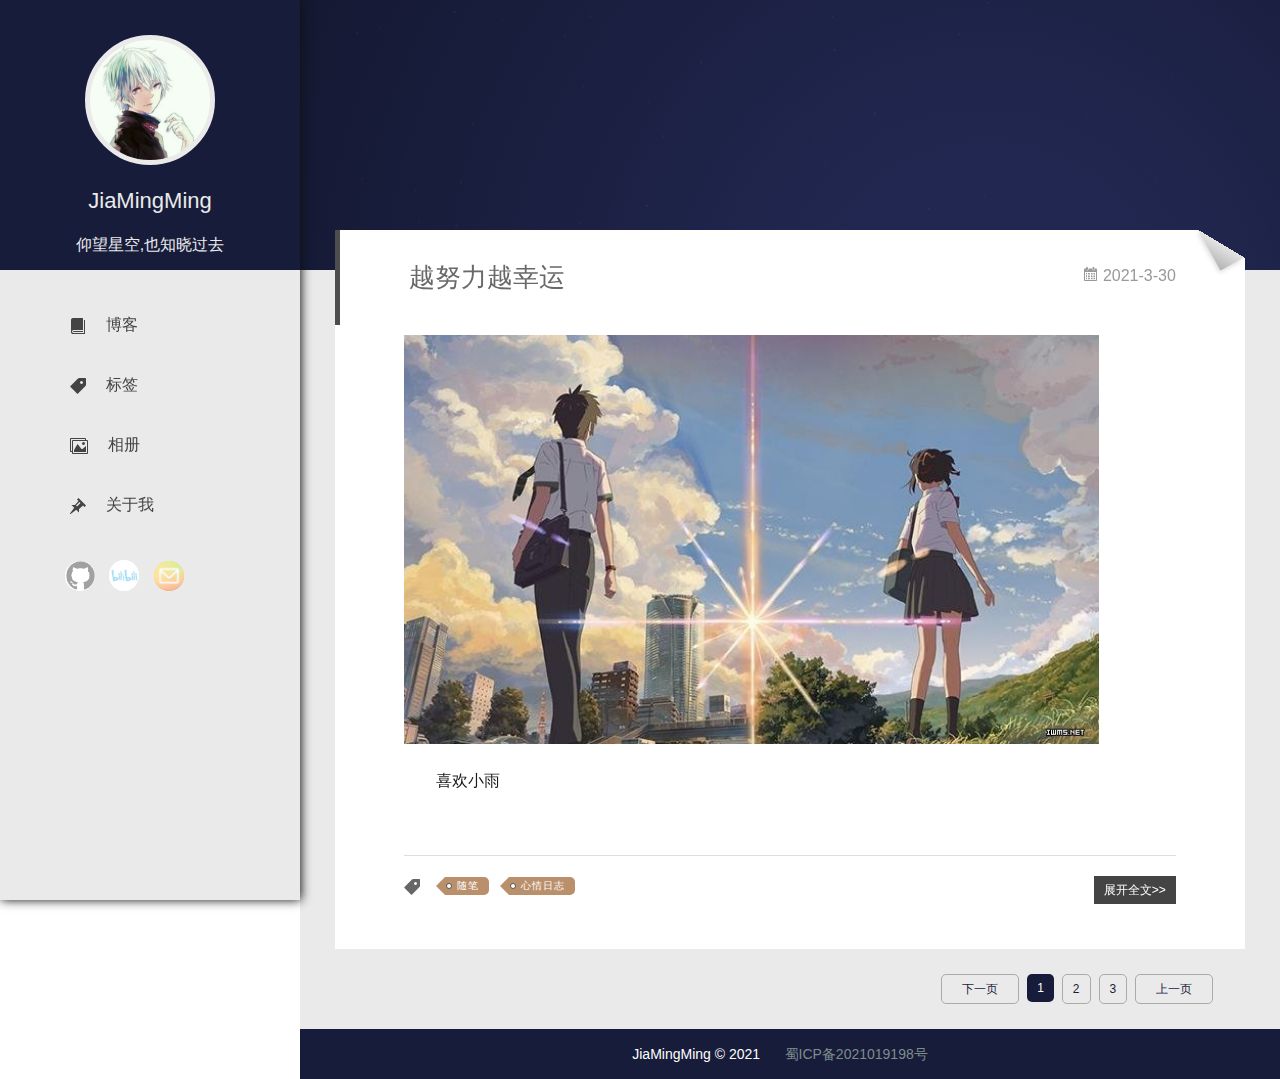
<file: src/main/resources/static/index.html>
<!DOCTYPE html>
<html lang="en">
<head>
    <meta charset="utf-8">
    <meta name="viewport" content="width=device-width,initial-scale=1.0">
    <title>易风博客</title>
    <link rel="shortcut icon" href="./image/title.png">
    <link rel="stylesheet" type="text/css" href="./css/fonts.css">
    <link rel="stylesheet" type="text/css" href="./css/reset.css">
    <link rel="stylesheet" type="text/css" href="./css/main.css">
</head>
<body>
<div class="index-wrapper">
    <!--侧边菜单-->
    <div id="id-sideMenu" class="index-side-menu">
        <div class="side-menu-top">
            <div class="header"></div>
            <h2 class="name">JiaMingMing</h2>
            <p class="desc">仰望星空,也知晓过去</p>
        </div>
        <ul class="menu-list">
            <li class="item">
                <a href="/"><i class="icon icon-book"></i><span class="txt">博客</span></a>
            </li>
            <li class="item">
                <a href="/"><i class="icon icon-price-tag"></i><span class="txt">标签</span></a>
            </li>
            <li class="item">
                <a href="/"><i class="icon icon-images"></i><span class="txt">相册</span></a>
            </li>
            <li class="item">
                <a href="/"><i class="icon icon-pushpin"></i><span class="txt">关于我</span></a>
            </li>
        </ul>
        <div class="about-me">
            <a href="https://github.com/motion-dream" class="sf" target="_blank">
                <img src="./image/github.jpg" alt="">
            </a>
            <a href="https://space.bilibili.com/480294090" class="bilibili" target="_blank">
                <img src="./image/bilibili.jpg" alt="">
            </a>
            <a href="mailto:2867405686@qq.com" class="email" target="_blank">
                <img src="./image/qq.jpg" alt="">
            </a>
        </div>
    </div>
    <!--右侧内容-->
    <div id="id-content" class="index-content-wrapper">
        <!--内容header-->
        <div id="id-topBar" class="index-header">
            <div id="id-menuIcon" class="menu-icon">
                <i class="icon-pushpin"></i>
            </div>
            <div id="id-topTxt" class="header-txt">我的博客</div>
        </div>
        <!--内容content-->
        <div class="index-content">
            <div class="content-top">
                <canvas id="universe"></canvas>
            </div>
            <div id="id-article" class="article-wrapper">
                <div class="article">
                    <div class="article-header">
                        <h1 class="title">越努力越幸运</h1>
                        <div class="time">
                            <i class="icon-calendar"></i>
                            <span class="txt">2021-3-30</span>
                        </div>
                    </div>
                    <div class="article-content">
                        <p class="img">
                            <img src="image/yourname.jpg">
                        </p>
                        <div class="desc">
                            喜欢小雨
                        </div>
                    </div>
                    <div class="article-info">
                        <div class="icon">
                            <i class="icon-price-tag"></i>
                        </div>
                        <ul class="tags clearfix">
                            <li class="tag">
                                <a href="/">随笔</a>
                            </li>
                            <li class="tag">
                                <a href="/">心情日志</a>
                            </li>
                        </ul>
                        <div class="more" >展开全文&gt;&gt;</div>
                    </div>
                </div>
            </div>
        </div>
        <!--内容footer-->
        <div class="index-footer">
            <div class="pagination clearfix">
                <div class="prev">上一页</div>
                <ul class="num">
                    <li class="active item">1</li>
                    <li class="item">2</li>
                    <li class="item">3</li>
                </ul>
                <div class="next">下一页</div>
            </div>
            <div class="bottom-bar">
                <span class="copy">JiaMingMing&nbsp;&copy;&nbsp;2021</span>
                <span class="record"><a href="https://beian.miit.gov.cn/#/Integrated/index" target="_blank">蜀ICP备2021019198号</a></span>
            </div>
        </div>
        <!--返回顶部-->
        <div id="id-backTop" class="back-top">
            <i class="icon-book"></i>
        </div>
    </div>
    <!--移动端全屏遮罩层-->
    <div id="id-mask" class="mask"></div>
</div>
<script src="./js/main.js" type="text/javascript"></script>
<script src="./js/star.js" type="text/javascript"></script>
</body>
</html>
</file>
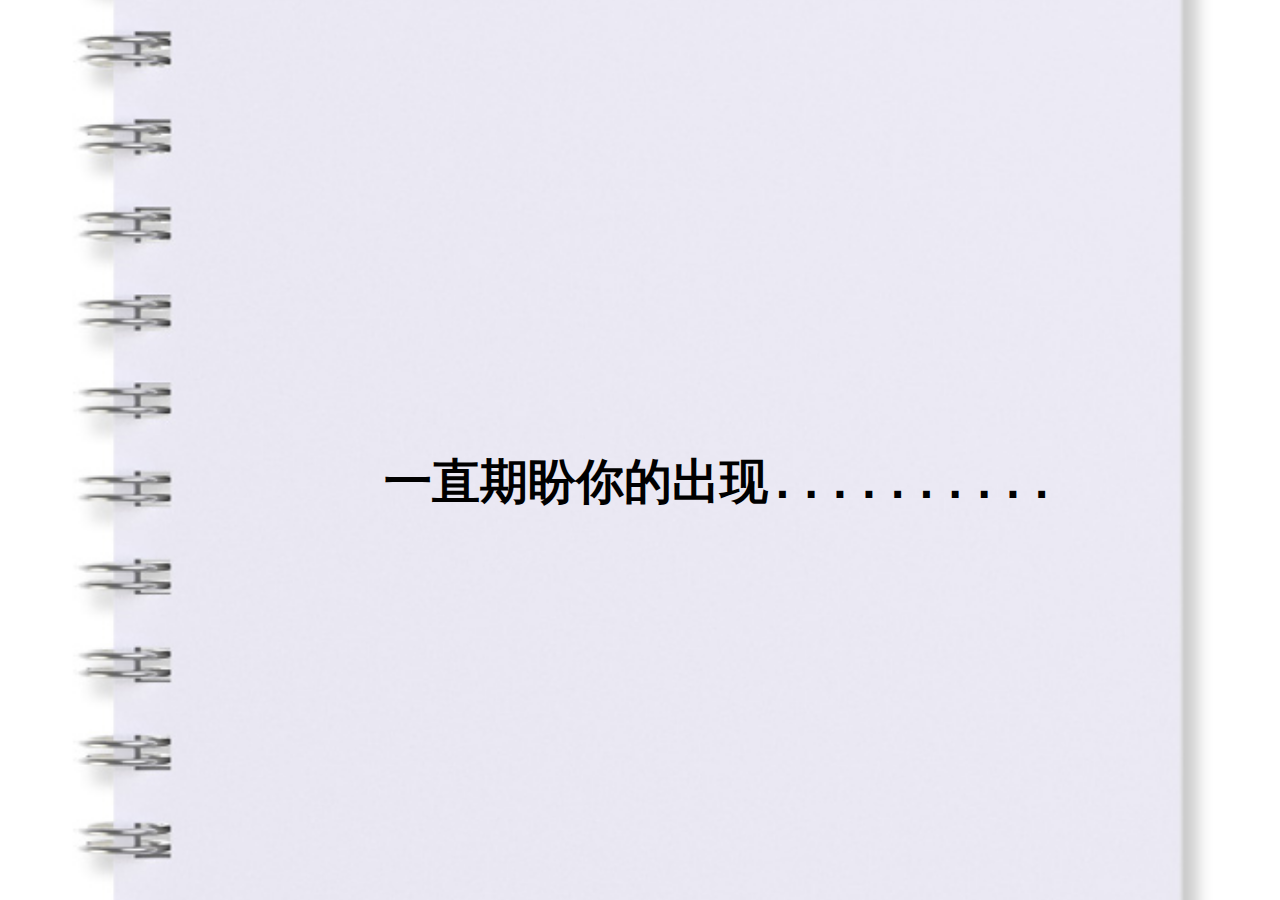
<file: src/main/resources/static/love1.html>
<html>
<head>
    <meta charset="UTF-8">
    <title>七夕快乐</title>
    <meta name="description" content=" - Valentine's Day">
    <link href="css/lovemain.css" rel="stylesheet" type="text/css"/>
    <script src="js/lettuce.js"></script>
    <script src="js/app.js"></script>
</head>
<body>
<div id="results">
    <div class="home"><h1 class="typing">一直期盼你的出现..........</h1></div>
</div>
</body>
</html>
</file>
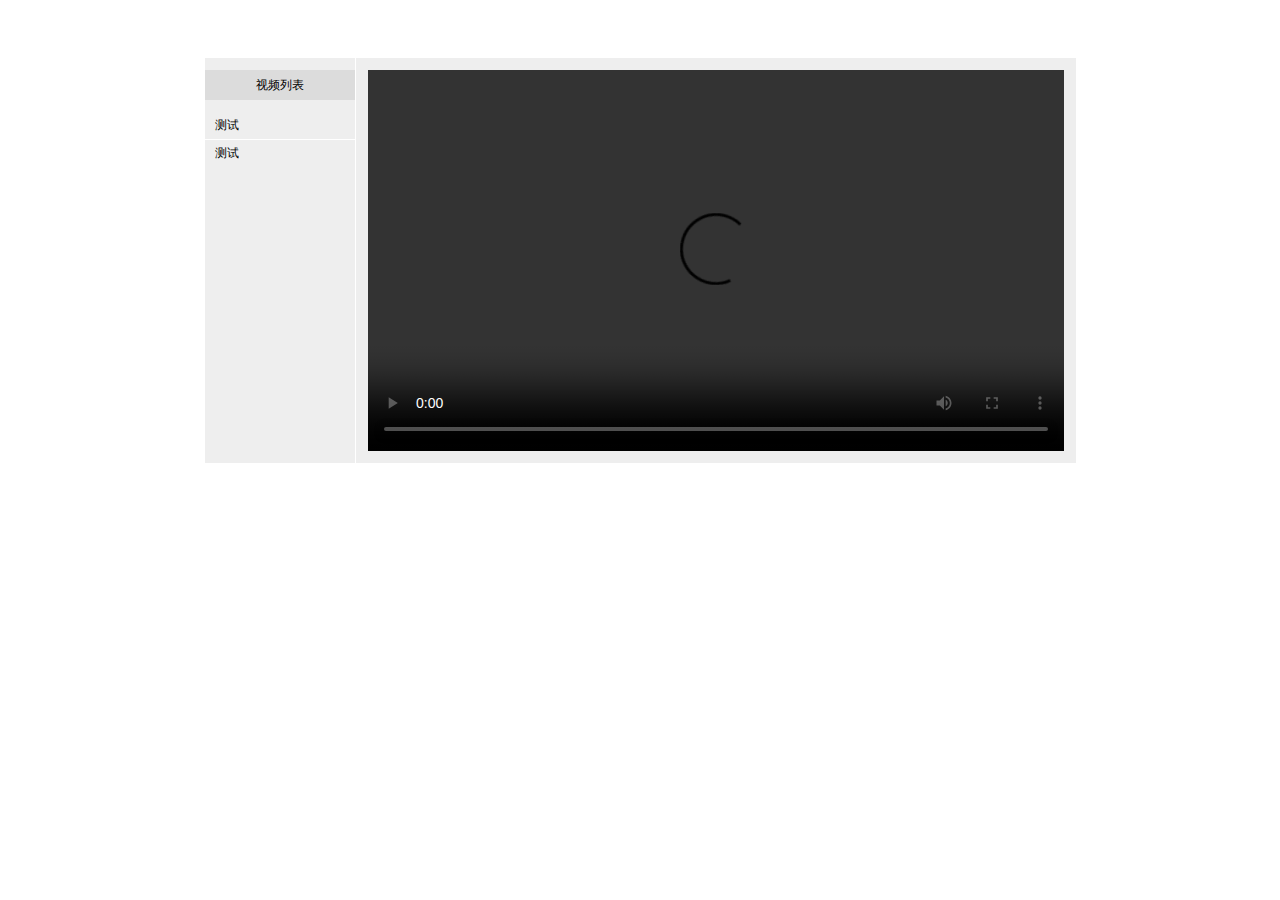
<file: src/main/resources/static/movie.html>
<!DOCTYPE html>
<html>
<head>
    <meta charset="UTF-8">
    <style type="text/css">
        body{
            text-align: center;
        }
        #content-wrap{
            margin-top: 50px;
            display: inline-block;
        }
        #content{
            display: flex;
        }
        /* 播放器 */
        #video{
            display: inline-block;
            margin: 0;
            border: 12px solid #eee;
            box-sizing: border-box;
        }
        .video-list-wrap{
            background-color: #eee;
            border-right: 1px solid #fff;
        }
        /* 视频列表 */
        .video-list{
            display: inline-block;
            box-sizing: border-box;
            margin: 0;
            width: 150px;
            list-style: none;
            padding: 0;
            overflow: auto;
            font-size: 12px;
        }
        /* 列表项 */
        .video-item{
            cursor: pointer;
            width: 150px;
            box-sizing: border-box;
            text-align: left;
            padding: 5px 0 5px 10px;
        }
        .video-item:not(:last-child){
            border-bottom: 1px solid #fff;
        }
        .video-item:hover, .active{
            background-color: #ddd;
            color: #333;
        }
        /* 视频列表标题 */
        .video-title{
            background-color: gainsboro;
            font-size: 12px;
            height: 30px;
            line-height: 30px;
            text-align: center;
        }
    </style>
</head>
<body>
<div id="content-wrap">
    <div id="content">
        <div class="video-list-wrap">
            <p class="video-title">视频列表</p>
            <ul class="video-list"></ul>
        </div>
    </div>
</div>
</body>
<script type="text/javascript" src="./js/jquery-1.8.0.js"></script>
<script type="text/javascript">
    $(function(){
        var $content = $('#content');
        // 初始化播放器
        var init = function(src){
            var $video = $('<video id="video" controls>');
            $video.attr('preload', 'auto');
            $video.attr('width', 720).attr('height', 405);
            $video.attr('autoplay', 'autoplay');
            $video.append($('<source>').attr('src', src).attr('type', 'video/mp4'));
            $content.append($video);
        };

        /* 获取视频列表 */
        var $video_list = $('.video-list');
        $video_list.css('height', 340);
        $.ajax({
            url: "video.list",
            type: "GET",
            async: true,
            success: function(resp){
                $.each(resp.split('\n'), function(idx, item){
                    if (item === '') return;
                    var $p = $('<li>').addClass('video-item');
                    $p.text("测试");
                    $p.data('path', item);
                    $video_list.append($p);
                });
            }
        });
        init();
        /* 切换视频 */
        $video_list.on('click', '.video-item', function(){
            $("#video").remove();
            var $this = $(this);
            $this.parent().find('.active').removeClass('active');
            $this.addClass('active');
            init($this.data('path'));
        });
    })
</script>
</html>
</file>
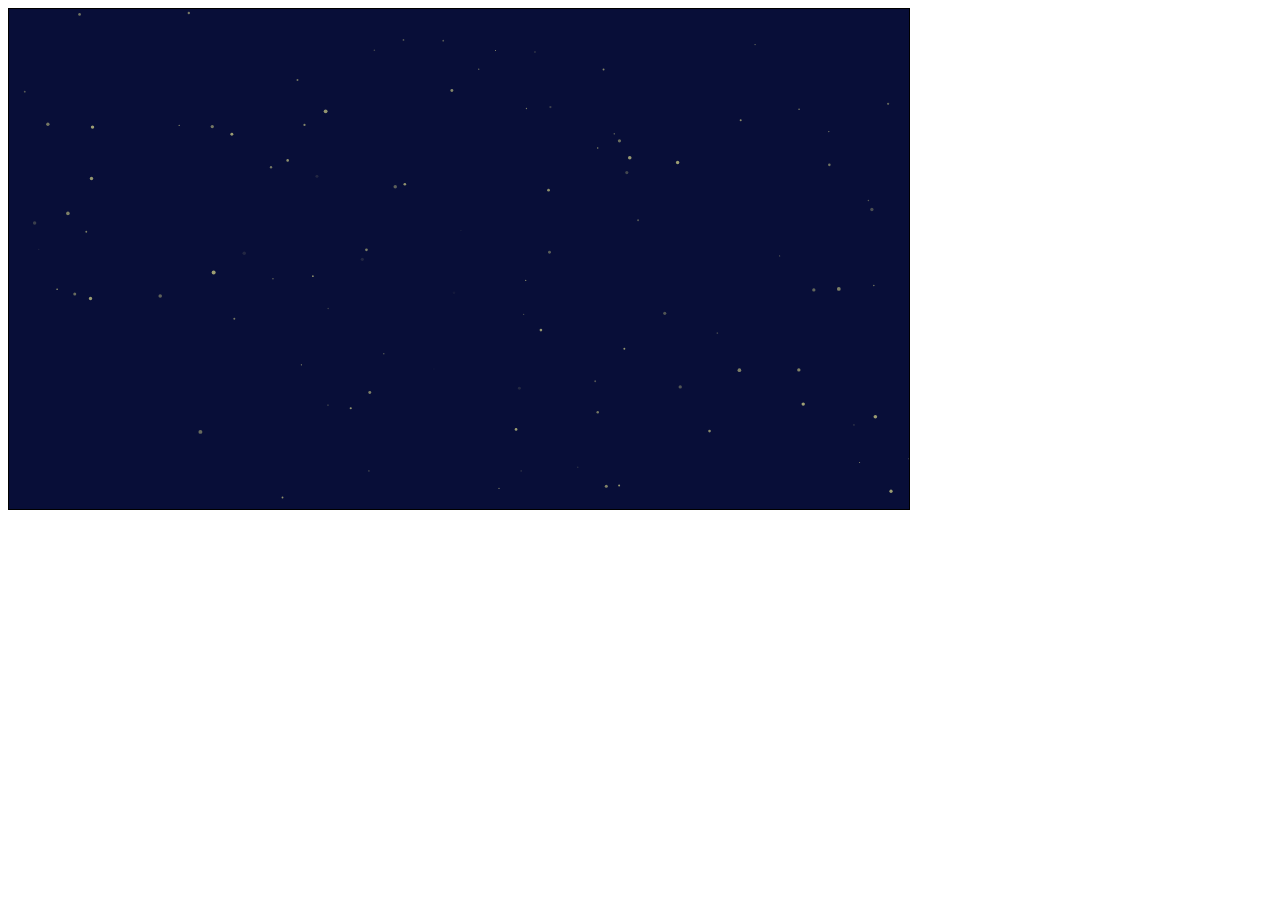
<file: src/main/resources/static/star.html>
<!DOCTYPE html>
<html>
<head>
	<title></title>
	<style type="text/css">
		#canvas {
			border: 1px solid #000;
			background: #222;
		}
	</style>
</head>
<body>
<canvas id="canvas" width="900" height="500"></canvas>
<script type="text/javascript">
	let canvas = document.getElementById('canvas');
	let ctx = canvas.getContext('2d');
	var starColor = '226,225,142'; // 星星
	var cometColor = '226,225,224'; // 彗星
	var giantColor = '180,184,240'; // 大的
	var canW = 900;
	var canH = 500;
	var stars = [];
	var coments = [];

	window.requestAnimationFrame = window.requestAnimationFrame || window.mozRequestAnimationFrame ||
  window.webkitRequestAnimationFrame || window.msRequestAnimationFrame;
	
	let coment = new Coment();
	coment.drawSelf();
	init();
	draw();
	
	function draw(){
		ctx.clearRect(0,0,canW,canH);
		// 绘制背景
		drawBackground();
		// 绘制星星
		for (var i = stars.length - 1; i >= 0; i--) {
			stars[i].move();
			stars[i].changeAlpah();
			stars[i].drawSelf();
			stars[i].checkBound();
		}
		
		// 获取2%的概率
		var flag = getProbability(2);
		// 添加彗星并绘制
		if(flag){
			coments.push(new Coment());
		}
		for (var i = coments.length - 1; i >= 0; i--) {
			coments[i].move();
			coments[i].drawSelf();
			coments[i].checkBound();
		}		

		window.requestAnimationFrame(draw);
	}

	function drawBackground() {
		ctx.fillStyle = '#080e38';
		ctx.fillRect(0,0,900,500);
	}

	function init(){
		// 添加星星
		for (var i = 0; i < 100; i++) {
			stars[i] = new Star(i);
		}
		// 绘制
		for (var i = 0; i < stars.length; i++) {	
			var star = stars[i];
			star.drawSelf();
		}
	}

	function Star(id,x,y){
		this.id = id;
		this.x = x || getRandom(0,canW);
		this.y = y || getRandom(0,canH);
		this.r = getRandom(0.5,2);
		this.alpha = getRandom(0,0.7);
		this.xSpeed = getRandom(0.1,0.3);
		this.ySpeed = getRandom(0.1,0.5);
		this.alphaSpeed = getRandom(0,0.01);
		this.alphaFlag = true;

		this.drawSelf = function(){
			ctx.beginPath();
			ctx.arc(this.x,this.y,this.r,0,2*Math.PI);
			ctx.fillStyle = `rgb(${starColor},${this.alpha})`;
			ctx.fill();
		}

		this.move = function(){
			this.x += this.xSpeed;
			this.y -= this.ySpeed;
		}

		this.changeAlpah = function(){
			if(this.alphaFlag){
				this.alpha += this.alphaSpeed;
				if(this.alpha > 0.7){ this.alphaFlag = false; }
			}else{
				this.alpha -= this.alphaSpeed;
				if(this.alpha < 0.01){ this.alphaFlag = true; }
			}
		}

		this.checkBound = function(){
			if(this.x > canW || this.y < 0){
				stars[this.id] = new Star(this.id,getRandom(0,canW),getRandom(canH,canH+10));
			}
		}
	}

	function Coment(){
		this.x = getRandom(0,canW/2);
		this.y = getRandom(canH,canH+100);
		this.xSpeed = getRandom(2,2.5);
		this.ySpeed = getRandom(2,2.5);
		this.alpha = getRandom(0.2,0.7);
		this.r = 2.0; // 彗星的半径
		this.tail = 0.067;
		this.tailArr = [];

		this.drawSelf = function(){
			ctx.beginPath();
			// 彗星拖尾效果
			for (var i=0;i<30;i++) {
				ctx.arc(this.x-i*this.tail*10,this.y+i*this.tail*10,this.r-i*this.tail,0,Math.PI*2);
			}

			ctx.fillStyle = `rgba(${cometColor},${this.alpha})`
			ctx.fill();
		}

		this.move = function(){
			this.x += this.xSpeed;
			this.y -= this.ySpeed;
		}

		this.checkBound = function (){
			if(this.x > canW || this.y < 0){
				let index = coments.indexOf(this);
				coments.splice(index,1);
			}
		}
	}
	
	// 获取随机数
	function getRandom(min,max){
		return Math.random()*(max-min) + min;
	}

	// 获取概率
	function getProbability(percent){
		return Math.floor(Math.random()*100+1) < percent; 
	}


</script>
</body>
</html>
</file>
<file: src/main/resources/static/css/fonts.css>
@font-face {
  font-family: 'icomoon';
  src:  url('../fonts/icomoon.eot?ud3sgv');
  src:  url('../fonts/icomoon.eot?ud3sgv#iefix') format('embedded-opentype'),
    url('../fonts/icomoon.ttf?ud3sgv') format('truetype'),
    url('../fonts/icomoon.woff?ud3sgv') format('woff'),
    url('../fonts/icomoon.svg?ud3sgv#icomoon') format('svg');
  font-weight: normal;
  font-style: normal;
}

[class^="icon-"], [class*=" icon-"] {
  /* use !important to prevent issues with browser extensions that change fonts */
  font-family: 'icomoon' !important;
  speak: none;
  font-style: normal;
  font-weight: normal;
  font-variant: normal;
  text-transform: none;
  line-height: 1;

  /* Better Font Rendering =========== */
  -webkit-font-smoothing: antialiased;
  -moz-osx-font-smoothing: grayscale;
}

.icon-calendar:before {
  content: "\e900";
}
.icon-images:before {
  content: "\e90e";
}
.icon-film:before {
  content: "\e913";
}
.icon-book:before {
  content: "\e91f";
}
.icon-price-tag:before {
  content: "\e935";
}
.icon-pushpin:before {
  content: "\e946";
}
</file>
<file: src/main/resources/static/css/main.css>
html {
    height: 100%;
    color: #1a1a1a;
    font-family: lucida grande, lucida sans unicode, lucida, helvetica, Hiragino Sans GB, Microsoft YaHei, WenQuanYi Micro Hei, sans-serif;
}

body {
    height: 100%;
    overflow-x: hidden;
    overflow-y: auto;
    min-height: 100%;
}

.index-wrapper {
    min-height: 100%;
    background-color: #f6f6f6;
}

/*侧边菜单*/
.index-side-menu {
    position: fixed;
    width: 300px;
    left: 0;
    top: 0;
    bottom: 0;
    background-color: #eaeaea;
    z-index: 2;
    box-shadow: 1px 0 10px #101111;
    transition: all .3s cubic-bezier(0.18, 0.89, 0.32, 1.28);
}

.index-side-menu.hidden {
    left: -300px;
}

.index-side-menu.show {
    left: 0;
}

.index-side-menu .side-menu-top {
    overflow: hidden;
    height: 270px;
    background: #171c3a;
}

.side-menu-top .header {
    width: 120px;
    height: 120px;
    margin: 0 auto;
    margin-top: 35px;
    cursor: pointer;
    background: url("../image/header.jpg");
    background-size: 100%;
    border-radius: 50%;
    border: 5px solid #eaeaea;
}

.index-side-menu .menu-list {
    margin: 30px 0;
}

.index-side-menu .about-me {
    position: absolute;
    padding-left: 60px;
}

.index-side-menu .about-me a {
    position: relative;
    display: inline-block;
    width: 30px;
    margin: 0 5px;
}

.index-side-menu .about-me a:hover:after {
    background-color: rgba(255, 255, 255, 0);
}

.index-side-menu .about-me a:after {
    content: '';
    position: absolute;
    left: 0;
    top: 0;
    width: 100%;
    height: 100%;
    border-radius: 50%;
    transition: background-color .3s;
    background-color: rgba(255, 255, 255, .6);
}

.index-side-menu .about-me img {
    width: 100%;
    border-radius: 50%;
    display: block;
}

.index-side-menu .menu-list .item {
    height: 50px;
    padding: 0 20px;
    font-size: 16px;
    line-height: 50px;
    margin: 10px 0;
}

.index-side-menu .menu-list .item:hover {
    background: #c4c4c4a8;
}

.index-side-menu .menu-list .item a {
    color: #444444;
    display: block;
    padding-left: 50px;
    vertical-align: middle;
}

.index-side-menu .menu-list .item a .txt {
    margin-left: 20px;
}

.index-side-menu .menu-list .item a .icon {
    vertical-align: middle;
}

.side-menu-top .name {
    color: #eaeaea;
    font-size: 22px;
    text-align: center;
    margin-top: 25px;
}

.side-menu-top .desc {
    color: #eaeaea;
    font-size: 16px;
    text-align: center;
    margin-top: 25px;
}

/*右侧内容*/
.index-content-wrapper {
    position: absolute;
    right: 0;
    top: 0;
    min-height: 100%;
    background: #eaeaea;
    left: 300px;
    width: auto;
    transition: all .3s cubic-bezier(0.18, 0.89, 0.32, 1.28);
}

.index-content-wrapper.hidden {
    left: 0;
}

/*固定bar*/
.index-header {
    display: block;
    position: fixed;
    width: auto;
    left: 300px;
    right: 0;
    opacity: 0;
    z-index: 1;
    overflow: hidden;
    background: #171c3a;
    transition: all .3s cubic-bezier(0.18, 0.89, 0.32, 1.28);
}

.index-header.opacity_1 {
    opacity: 1;
}

.index-header.hidden {
    left: 0;
}

.index-header .menu-icon {
    float: left;
    padding: 15px 20px;
    color: #ffffff;
    font-size: 18px;
    cursor: pointer;
}

.index-header .menu-icon:hover {
    color: orange;
}

.index-header .header-txt {
    width: 70%;
    line-height: 50px;
    text-align: center;
    color: #fff;
    font-size: 18px;
    margin: 0 auto;
    background: #171c3a;
    transition: all 0.3s 0.2s;
    transform: translateY(100%);
}

.index-header .header-txt.txt-show {
    transform: translateY(0);
}

.index-content .content-top {
    position: relative;
    height: 270px;
    width: 100%;
    overflow: hidden;
}

#universe {
    position: absolute;
    width: 100%;
    height: 100%;
    left: 0;
    top: 0;
    background-image: radial-gradient(1600px at 70% 120%, rgba(33, 39, 80, 1) 10%, #020409 100%);
}

.index-content .content-top .footer {
    position: absolute;
    bottom: 0;
    height: 300px;
    width: 100%;
}

.content-top #scene {
    height: 100%;
    position: absolute;
    left: 50%;
    margin-left: -800px;
}

.index-content {
    min-height: calc(100vh - 55px);
}

.index-content .article-wrapper {
    margin: 0 35px;
    position: relative;
    margin-top: -75px;
}

.article-wrapper .article {
    position: relative;
    border-bottom: 1px solid #fff;
    background-color: #ffffff;
    background: linear-gradient(211deg, transparent 24px, #fff 0);
    margin-top: 35px;
}

.article:before {
    content: '';
    position: absolute;
    top: 0;
    right: 0;
    background: linear-gradient(to left bottom, transparent 50%, rgba(0, 0, 0, .1) 0, rgba(0, 0, 0, .3)) 100% 0 no-repeat;
    width: 1.73em;
    height: 3em;
    transform: translateY(-1.3em) rotate(-29deg);
    transform-origin: bottom right;
    border-bottom-left-radius: inherit;
    box-shadow: -.2em .2em .3em -.1em rgba(0, 0, 0, .15);
}

.article-wrapper .article-header {
    border-left: 5px solid #4d4d4d;
    padding: 30px 0 15px 0;
    padding-left: 7.6%;
    padding-right: 7.6%;
}

.article-header .title {
    display: inline-block;
    margin-left: 0;
    font-weight: 300;
    line-height: 35px;
    margin-bottom: 12px;
    color: #696969;
    font-size: 26px;
    max-width: 90%;
    overflow: hidden;
    white-space: nowrap;
    text-overflow: ellipsis;
}

.article-header .time {
    float: right;
    color: #999;
    line-height: 32px;
}

.article .article-content {
    padding: 10px 7.6%;
    box-sizing: border-box;
}

.article .article-content .img {
    max-width: 90%;
}

.article .article-content .img img {
    width: 100%;
}

.article-content .desc {
    line-height: 1.8;
    text-indent: 2rem;
    margin: 20px 0;
}

.article .article-info {
    padding-top: 20px;
    margin: 30px 7.6% 0;
    min-height: 72px;
    border-top: 1px solid #ddd;
}

.article-info .icon {
    color: #666;
    display: inline-block;
}

.article-info .tags {
    display: inline-block;
}

.article-info .more {
    display: inline-block;
    float: right;
    font-size: 12px;
    background: #444;
    color: #fff;
    cursor: pointer;
    line-height: 14px;
    padding: 7px 10px;
}

.article-info .tags .tag {
    float: left;
    height: 18px;
    margin-left: 20px;
}

.tags .tag a {
    position: relative;
    display: inline-block;
    line-height: 14px;
    color: #fff;
    background: #ba8f6c;
    font-size: 10px;
    padding: 2px 10px 2px 12px;
    border-radius: 0 5px 5px 0;
    letter-spacing: 1px;

}

.tags .tag a:before {
    content: '';
    position: absolute;
    left: -18px;
    top: 0;
    width: 0;
    height: 0;
    border: 9px solid transparent;
    border-right-color: #ba8f6c;
}

.tags .tag a:after {
    content: '';
    position: absolute;
    left: 1px;
    top: 6px;
    width: 4px;
    height: 4px;
    background: #fff;
    border: 1px solid #555;
    border-radius: 50%;
}

/*分页*/
.pagination {
    margin: 25px 6%;
}

.pagination .prev, .pagination .next {
    padding: 8px 20px;
}

.pagination .num {
    float: right;
}

.pagination .num .item {
    float: left;
    display: inline-block;
    padding: 8px 10px;
}

.pagination .prev, .pagination .next, .pagination .item {
    float: right;
    margin-right: 8px;
    cursor: pointer;
    border: 1px solid #aaaaaa;
    border-radius: 5px;
    color: #171c3a;
    font-size: 12px;
    user-select: none;
}

.pagination .prev:hover, .pagination .next:hover, .pagination .item:hover {
    border-color: #171c3a;
}

.pagination .active {
    color: #ffffff;
    background: #171c3a;
    border: none;
}

.bottom-bar {
    height: 50px;
    line-height: 50px;
    background: #171c3a;
    text-align: center;
}

.bottom-bar span {
    color: #ffffff;
    font-size: 14px;
    margin-right: 20px;
}

.back-top {
    position: fixed;
    width: 30px;
    height: 30px;
    bottom: 50px;
    right: 30px;
    padding-top: 8px;
    color: #ffffff;
    box-sizing: border-box;
    background: #cccccc;
    text-align: center;
    vertical-align: middle;
    cursor: pointer;
    display: none;
}

.mask {
    position: fixed;
    width: 100%;
    height: 100%;
    background: rgba(0, 0, 0, .8);
    display: none;
}

.mask.show {
    display: block;
}

.back-top:hover {
    color: orange;
}

.back-top.show {
    display: block;
}

/**
    移动端适配
 */

/*页面宽度小于800px*/
@media screen and (max-width: 800px) {

    /*菜单相关*/
    .index-side-menu {
        width: 250px;
        left: -260px;
    }

    .side-menu-top .header {
        width: 100px;
        height: 100px;
    }

    .index-side-menu .menu-list {
        margin: 10px 0 20px;
    }

    .index-side-menu .menu-list .item {
        margin: 0;
    }

    .index-side-menu .side-menu-top {
        height: 260px;
    }

    /*内容相关*/
    .index-content-wrapper {
        left: 0;
    }

    .index-content .article-wrapper {
        margin: 0 5px;
        margin-top: -75px;
    }

    .index-header {
        left: 0;
    }

    .pagination {
        margin: 25px 5px;
    }

    .index-header {
        opacity: 1;
    }

    .index-header .header-txt {
        transform: translateY(0)
    }
}
</file>
<file: src/main/resources/static/css/lovemain.css>
body{
    margin:0;
}

@-webkit-keyframes typing {
    from { width: 0 }
    to { width:30em }
}

@-moz-keyframes typing {
    from { width: 0 }
    to { width:30em }
}

@-webkit-keyframes blink-caret {
    from, to { border-color: transparent }
    50% { border-color: black }
}

@-moz-keyframes blink-caret {
    from, to { border-color: transparent }
    50% { border-color: black }
}

body { font-family: Consolas, monospace; }

.typing {
    font-size:300%;
    width:30em;
    white-space:nowrap;
    overflow:hidden;
    border-right: .1em solid black;

    -webkit-animation: typing 8s steps(30, end), /* # of steps = # of characters */
    blink-caret 1s step-end infinite;
    -moz-animation: typing 8s steps(30, end), /* # of steps = # of characters */
    blink-caret 1s step-end infinite;
}

#results{
    margin: 0px;
    padding: 0px;
}

h3 {
    color:#fff;
    margin: 0 auto;
    top: 40%;
    left: 20%;
    position: absolute;
}

.home {
    background: url("../images/home.jpg") no-repeat center center fixed;
    -webkit-background-size: cover;
    -moz-background-size: cover;
    -o-background-size: cover;
    background-size: cover;
    height:100%;
}

.rise {
    background: url("../images/rise.jpg") no-repeat center center fixed;
    -webkit-background-size: cover;
    -moz-background-size: cover;
    -o-background-size: cover;
    background-size: cover;
    height:100%;
}

.down {
    background: url("../images/down.jpg") no-repeat center center fixed;
    -webkit-background-size: cover;
    -moz-background-size: cover;
    -o-background-size: cover;
    background-size: cover;
    height:100%;
}

.yours {
    background: url("../images/yours.jpg") no-repeat center center fixed;
    -webkit-background-size: cover;
    -moz-background-size: cover;
    -o-background-size: cover;
    background-size: cover;
    height:100%;
}

.together {
    background: url("../images/together.jpg") no-repeat center center fixed;
    -webkit-background-size: cover;
    -moz-background-size: cover;
    -o-background-size: cover;
    background-size: cover;
    height:100%;
}

.rose {
    background: url("../images/rose.jpg") no-repeat center center fixed;
    -webkit-background-size: cover;
    -moz-background-size: cover;
    -o-background-size: cover;
    background-size: cover;
    height:100%;
}

h3 {
    font-size: 8em;
}

h1 {
    margin: 0 auto;
    top: 50%;
    left: 30%;
    position: absolute;
}

.rose h3 {
    color:	#FF007F;
}
</file>
